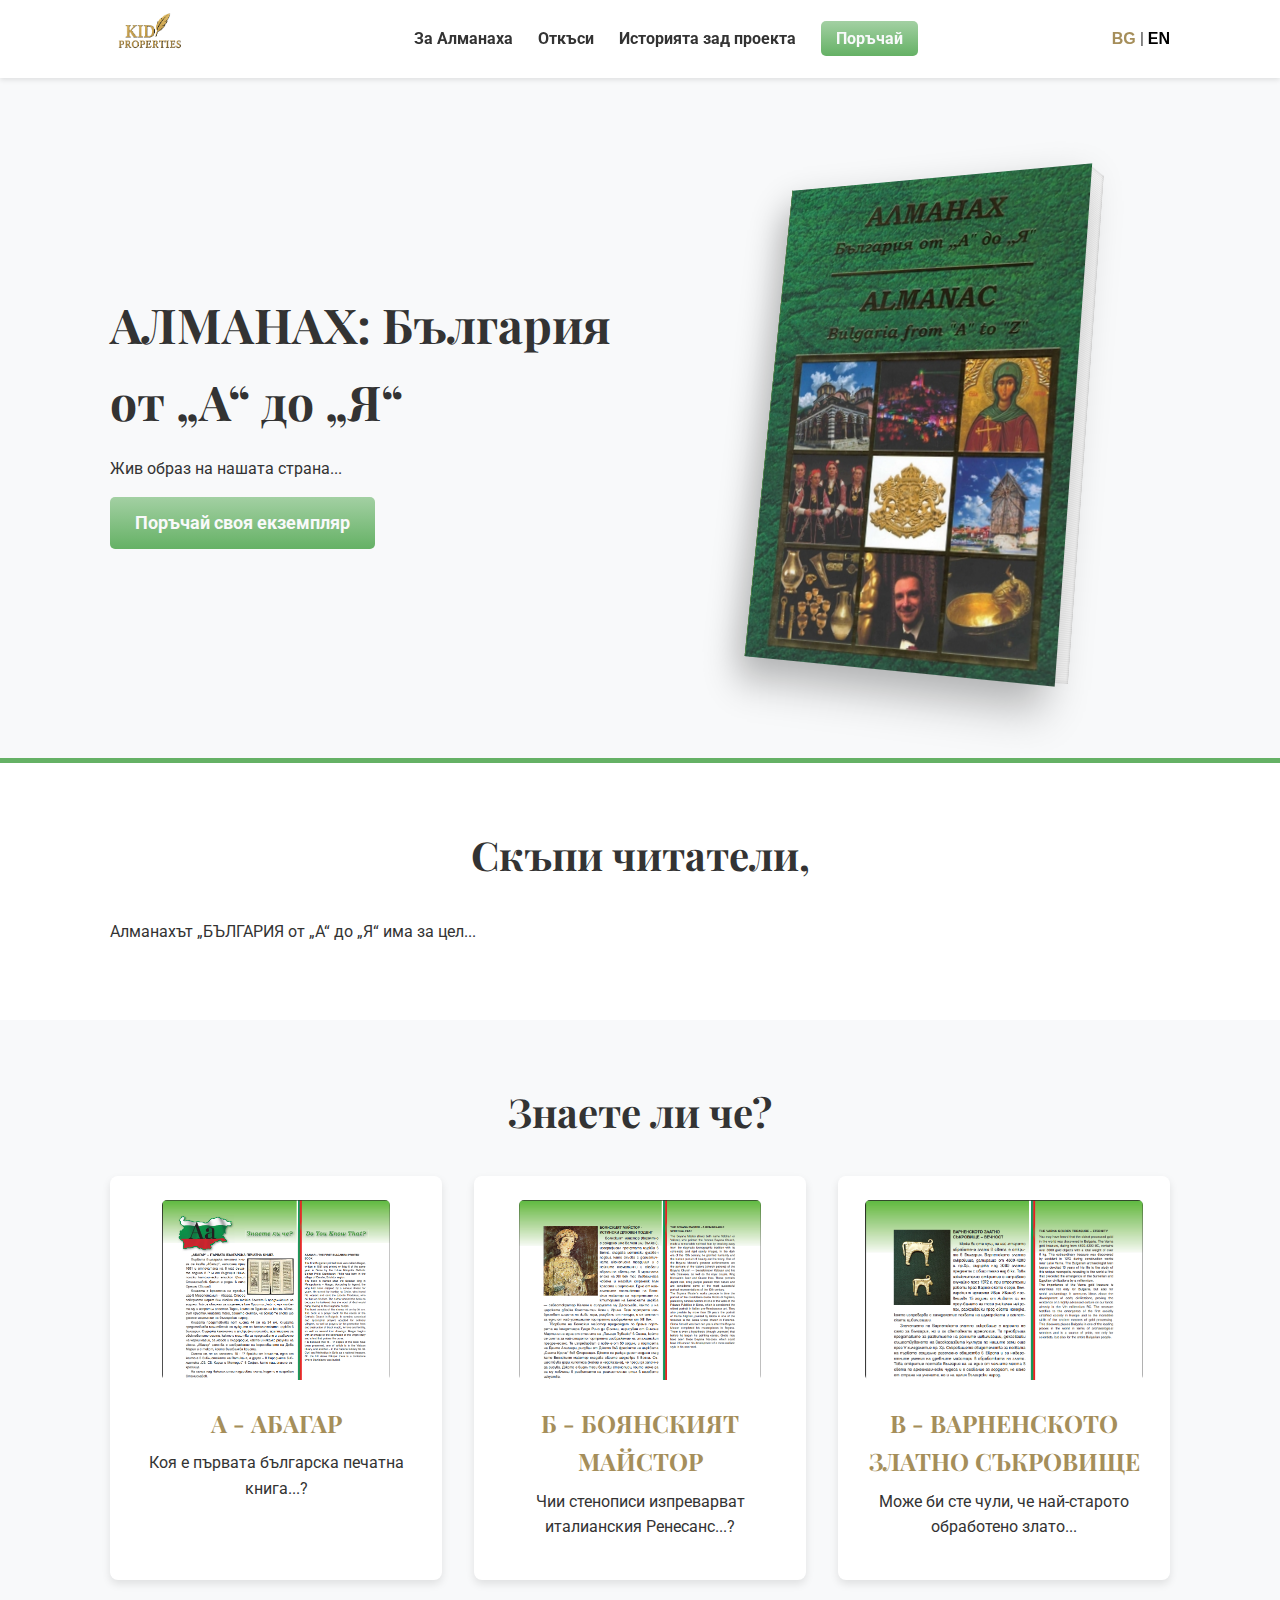
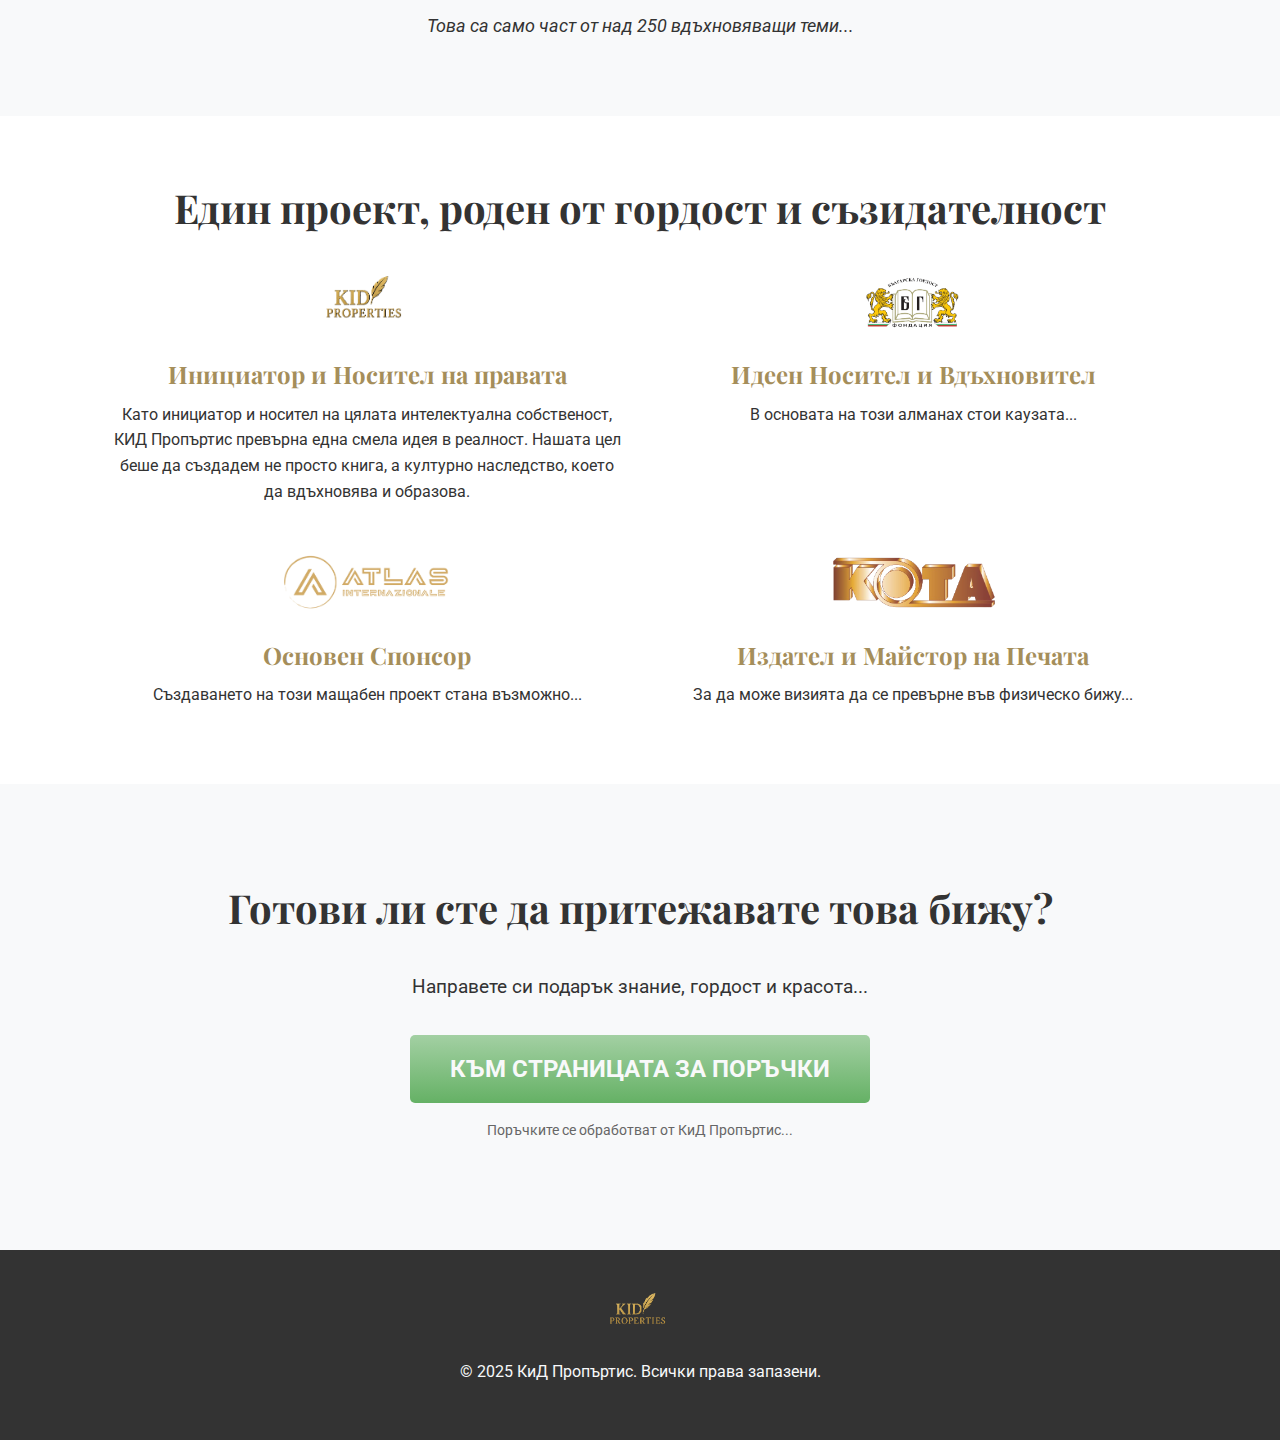
<file: index.html>
<!DOCTYPE html>
<html lang="bg">
<head>
    <meta charset="UTF-8">
    <meta name="viewport" content="width=device-width, initial-scale=1.0">
    <title>Алманах "България от А до Я" - Проект на КИД Пропъртис</title>
    <link rel="stylesheet" href="style.css">
    <link rel="preconnect" href="https://fonts.googleapis.com">
    <link rel="preconnect" href="https://fonts.gstatic.com" crossorigin>
    <link href="https://fonts.googleapis.com/css2?family=Playfair+Display:wght@700&family=Roboto:wght@400;700&display=swap" rel="stylesheet">
</head>
<body>

    <header>
        <div class="container header-content">
            <a href="https://адрес-на-кид-пропъртис.bg" class="logo">
                <img src="images/kid-properties-logo.png" alt="КИД Пропъртис Лого">
            </a>
            <nav>
                <ul>
                    <li><a href="#about" class="nav-link" data-lang-key="nav_about">За Алманаха</a></li>
                    <li><a href="#excerpts" class="nav-link" data-lang-key="nav_excerpts">Откъси</a></li>
                    <li><a href="#story" class="nav-link" data-lang-key="nav_story">Историята зад проекта</a></li>
                    <li><a href="#order-section" class="nav-link cta-button-nav" data-lang-key="nav_order">Поръчай</a></li>
                </ul>
            </nav>
            <div class="lang-switcher">
                <button id="lang-bg" class="active">BG</button>
                <span>|</span>
                <button id="lang-en">EN</button>
            </div>
        </div>
    </header>

    <main>
        <section id="hero">
            <div class="container">
                <div class="hero-content">
                    <div class="hero-text">
                        <h1 data-lang-key="hero_title">АЛМАНАХ: България от „А“ до „Я“</h1>
                        <p class="subtitle" data-lang-key="hero_subtitle">Жив образ на нашата страна, достоен за гордост и самочувствие.</p>
                        <a href="#order-section" class="cta-button" data-lang-key="hero_button">Разгледай и поръчай</a>
                    </div>
                    <div class="hero-image">
                       <div class="book-container">
                          <div class="book-cover">
                            <!-- Корицата вече е фон на този div -->
                          </div>
                       </div>
                    </div>
                </div>
            </div>
        </section>

        <!-- Секция ЗА АЛМАНАХА -->
        <section id="about" class="content-section">
            <div class="container">
                <h2 data-lang-key="about_title">Скъпи читатели,</h2>
                <p data-lang-key="about_text">Алманахът „БЪЛГАРИЯ от „А“ до „Я“ има за цел да представи България в цялата й културна, историческа, научна и природна уникалност, да запознае своите читатели с вдъхновяващи личности, впечатляващи достижения и богатството на българските традиции и дух. Чрез любопитни факти и интересни истории от миналото и настоящето, ще се опитаме да изградим жив образ на нашата страна, достоен за гордост и самочувствие. Този алманах е опит да покажем кои сме ние и какво сме дали на света.</p>
            </div>
        </section>

        <!-- Секция ОТКЪСИ -->
        <section id="excerpts" class="content-section-light">
            <div class="container">
                <h2 data-lang-key="excerpts_title">Знаете ли че?</h2>
                <div class="cards-container">
                    <div class="card">
                        <img src="images/abagar-page.png" alt="Страница за Абагар">
                        <h3 data-lang-key="card_a_title">А - АБАГАР</h3>
                        <p data-lang-key="card_a_text">Коя е първата българска печатна книга и защо е кръстена на древен цар, изцелен от Христос?</p>
                    </div>
                    <div class="card">
                        <img src="images/boyana-church.png" alt="Боянската църква">
                        <h3 data-lang-key="card_b_title">Б - БОЯНСКИЯТ МАЙСТОР</h3>
                        <p data-lang-key="card_b_text">Чии стенописи изпреварват италианския Ренесанс с десетилетия и се считат за предвестници на ново изкуство в Европа?</p>
                    </div>
                    <div class="card">
                        <img src="images/varna-sykroviste.png" alt="Варненското съкровище">
                        <h3 data-lang-key="card_v_title">В - ВАРНЕНСКОТО ЗЛАТНО СЪКРОВИЩЕ</h3>
                        <p data-lang-key="card_v_text">Може би сте чули, че най-старото обработено злато в света е открито в България и датира от 4600-4200 г. пр.Хр.!</p>
                    </div>
                </div>
                <p class="excerpts-footer" data-lang-key="excerpts_footer">Това са само част от над 250 вдъхновяващи теми. Открийте останалите!</p>
            </div>
        </section>
        
       <!-- Секция ИСТОРИЯТА ЗАД ПРОЕКТА -->
        <section id="story" class="content-section">
            <div class="container">
                <h2 data-lang-key="story_title">Един проект, роден от гордост и съзидателност</h2>
                <div class="partners-grid">
                    <div class="partner">
                        <img src="images/kid-properties-logo.png" alt="КИД Пропъртис" class="partner-logo">
                        <h3 data-lang-key="story_kid_title">Инициатор и Носител на правата</h3>
                        <p data-lang-key="story_kid_text">Като инициатор и носител на цялата интелектуална собственост, КИД Пропъртис превърна една смела идея в реалност. Нашата цел беше да създадем не просто книга, а културно наследство, което да вдъхновява и образова.</p>
                    </div>
                    <div class="partner">
                        <img src="images/pride-foundation-logo.png" alt="Фондация Българска гордост" class="partner-logo">
                        <h3 data-lang-key="story_pride_title">Идеен Носител и Вдъхновител</h3>
                        <p data-lang-key="story_pride_text">В основата на този алманах стои каузата на Фондация „Българска гордост“ – да съхрани и популяризира най-светлите моменти от нашата история и да възроди националното самочувствие.</p>
                    </div>
                    <div class="partner">
                        <img src="images/atlas-logo.png" alt="Атлас Интернационале" class="partner-logo">
                        <h3 data-lang-key="story_atlas_title">Основен Спонсор</h3>
                        <p data-lang-key="story_atlas_text">Създаването на този мащабен проект стана възможно благодарение на щедрата подкрепа на фирма „АТЛАС ИНТЕРНАЦИОНАЛЕ“, която повярва в каузата и инвестира в съхранението на българската памет.</p>
                    </div>
                     <div class="partner">
                        <img src="images/kota-logo.png" alt="Издателство КОТА" class="partner-logo">
                        <h3 data-lang-key="story_kota_title">Издател и Майстор на Печата</h3>
                        <p data-lang-key="story_kota_text">За да може визията да се превърне във физическо бижу, се погрижиха от издателство КОТА. Тяхната експертиза и прецизност в печата гарантират, че всеки екземпляр на алманаха е произведение на изкуството.</p>
                    </div>
                </div>
            </div>
        </section>

        <section id="order-section" class="content-section-light">
            <div class="container order-container">
                <h2 data-lang-key="order_title_new">Готови ли сте да притежавате това бижу?</h2>
                <p class="order-subtitle" data-lang-key="order_subtitle_new">
                    Направете си подарък знание, гордост и красота. Всяка страница е пътешествие.
                </p>
                <a href="order-page.html" class="cta-button large-button" data-lang-key="order_button_new">КЪМ СТРАНИЦАТА ЗА ПОРЪЧКИ</a>
                <p class="form-footer" data-lang-key="form_footer">
                    Поръчките се обработват от КИД Пропъртис. Благодарим ви, че подкрепяте българската култура!
                </p>
            </div>
        </section>
    </main>

    <footer>
        <div class="container">
            <div class="footer-main">
                <img src="images/kid-properties-logo.png" alt="КИД Пропъртис Лого" class="footer-logo">
                <p data-lang-key="footer_copyright">© 2025 КИД Пропъртис. Всички права запазени.</p>
            </div>
         </div>
    </footer>

    <script src="script.js"></script>
</body>
</html>
</file>
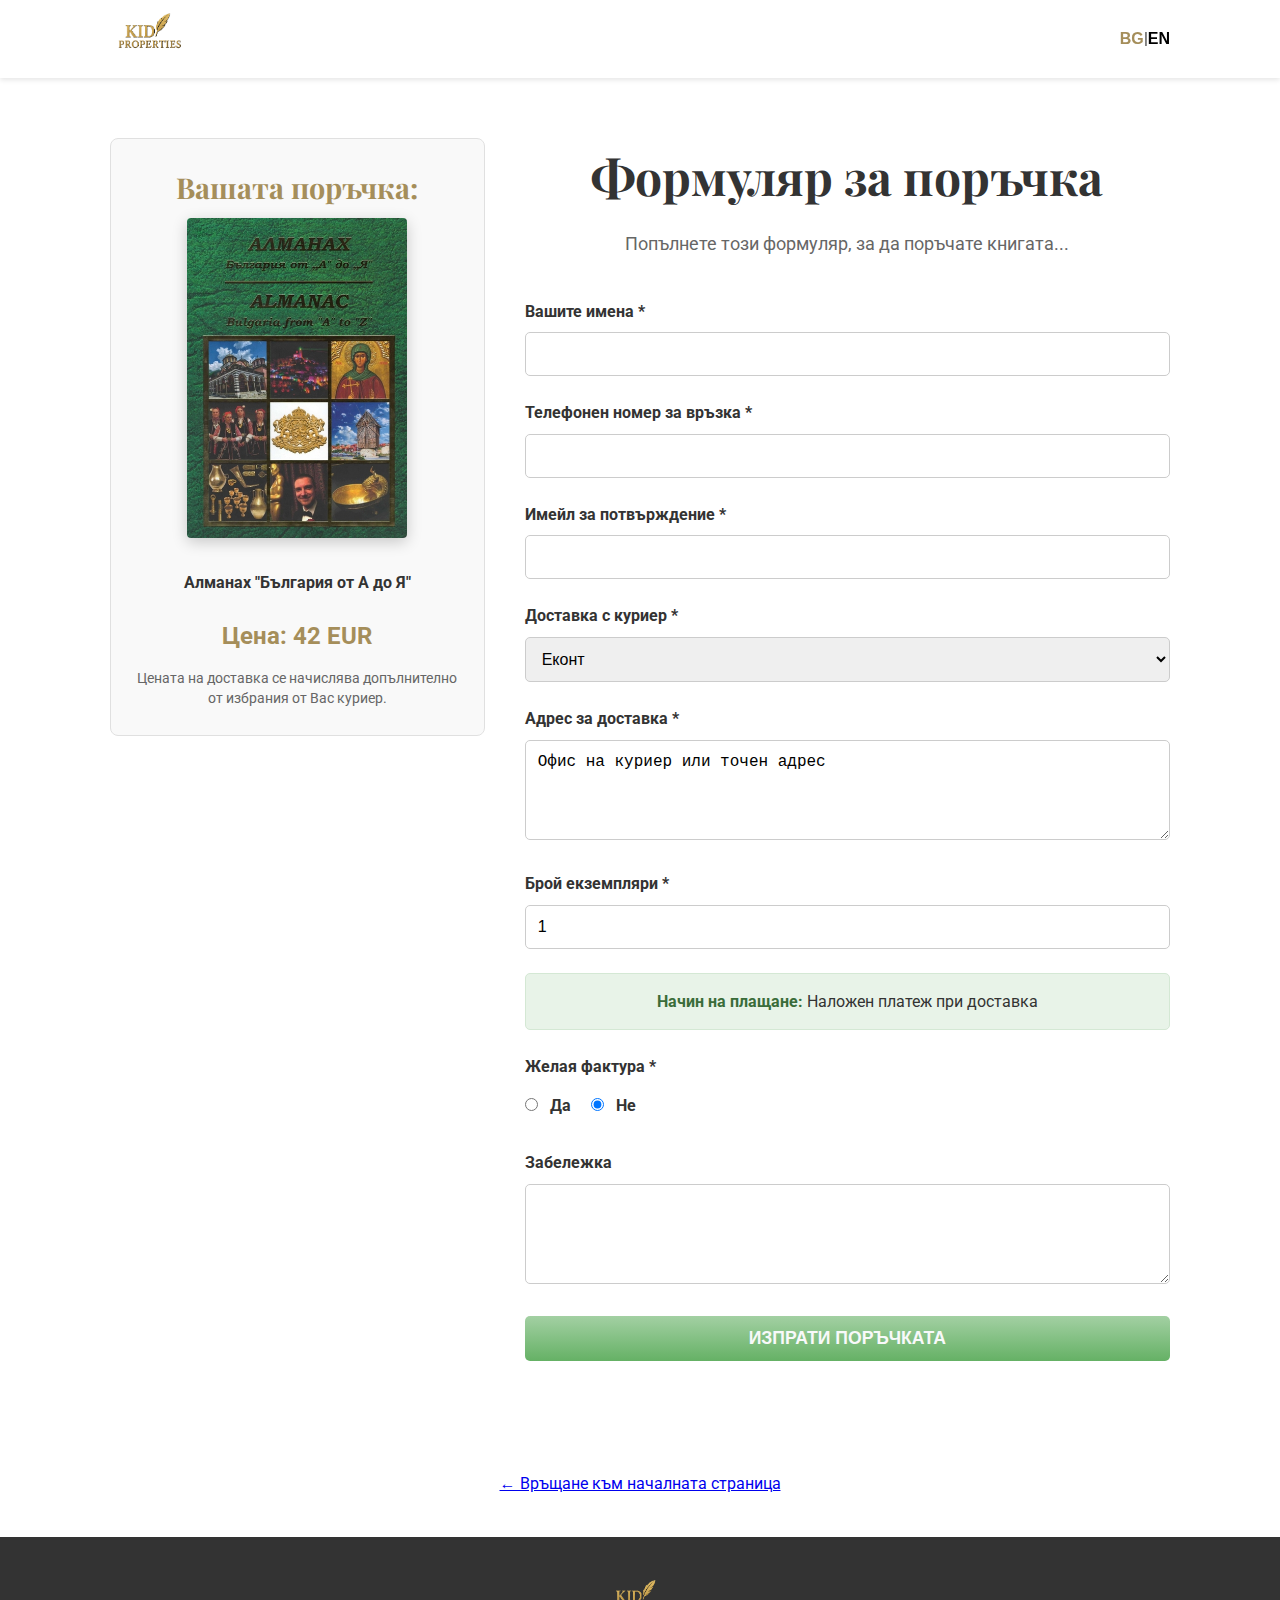
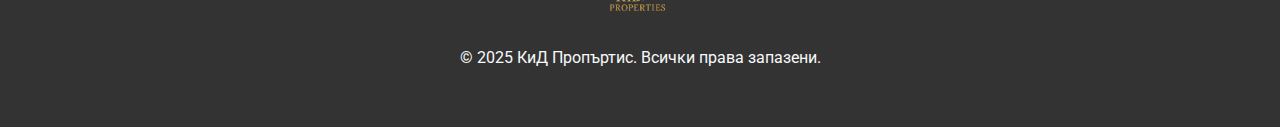
<file: order-page.html>
<!DOCTYPE html>
<html lang="bg">
<head>
    <meta charset="UTF-8">
    <meta name="viewport" content="width=device-width, initial-scale=1.0">
    <!-- Мета таговете ще се управляват от script.js -->
    <title></title> 
    <meta id="meta-description" name="description" content="">
    <meta id="meta-keywords" name="keywords" content="">

    <link rel="stylesheet" href="style.css">
    <link rel="preconnect" href="https://fonts.googleapis.com">
    <link rel="preconnect" href="https://fonts.gstatic.com" crossorigin>
    <link href="https://fonts.googleapis.com/css2?family=Playfair+Display:wght@700&family=Roboto:wght@400;700&display=swap" rel="stylesheet">
    <style>
/* --- НОВИ, ПОДОБРЕНИ СТИЛОВЕ ЗА СТРАНИЦАТА ЗА ПОРЪЧКИ --- */
.order-page-wrapper { display: flex; max-width: 1100px; margin: 40px auto; gap: 40px; padding: 20px; align-items: flex-start; }
.order-summary { flex: 1; min-width: 320px; background: #f9f9f9; padding: 25px; border-radius: 8px; text-align: center; position: sticky; top: 100px; border: 1px solid #e0e0e0; }
.order-summary img { max-width: 220px; border-radius: 4px; box-shadow: 0 4px 15px rgba(0,0,0,0.2); margin-bottom: 1.5rem; }
.order-summary h3 { font-size: 1.8rem; }
.order-summary .price { font-size: 1.5rem; color: var(--gold-color); font-weight: bold; }

.order-form-container { flex: 2; }
.order-form-container h1 { text-align: center; }
.form-description { text-align: center; margin-bottom: 2.5rem; color: #666; font-size: 1.1rem; }

/* --- ОСНОВНИ СТИЛОВЕ ЗА ФОРМАТА --- */
#order-form .form-group {
    margin-bottom: 1.5rem; /* Увеличава разстоянието между полетата */
}

#order-form label {
    display: block; /* Поставя етикета НАД полето */
    font-weight: bold;
    margin-bottom: 0.5rem; /* Разстояние между етикета и полето */
    color: #333;
}

#order-form input[type="text"],
#order-form input[type="tel"],
#order-form input[type="email"],
#order-form input[type="number"],
#order-form textarea,
#order-form select {
    width: 100%;
    padding: 12px; /* Увеличава вътрешното отстояние */
    font-size: 1rem;
    border: 1px solid #ccc;
    border-radius: 5px;
    transition: border-color 0.3s, box-shadow 0.3s;
}

#order-form input:focus,
#order-form textarea:focus,
#order-form select:focus {
    outline: none;
    border-color: var(--gold-color); /* Златист акцент при клик */
    box-shadow: 0 0 5px rgba(165, 142, 90, 0.5); /* Лека сянка */
}

#order-form textarea {
    min-height: 100px; /* Увеличава височината на полето за адрес */
    resize: vertical;
}

.payment-info { background: #e8f3e8; padding: 15px; border-radius: 5px; margin-bottom: 1.5rem; text-align: center; border: 1px solid #d4e8d4;}
.payment-info p { margin: 0; }
.payment-info strong { color: #3a6c3a; }

.radio-group {
    display: flex;
    align-items: center;
    padding-top: 5px;
}
.radio-group label {
    font-weight: normal; /* Маха удебеляването */
    margin-right: 20px;
    margin-bottom: 0;
    display: flex;
    align-items: center;
    cursor: pointer;
}
.radio-group input[type="radio"] {
    margin-right: 8px;
}

#form-status { margin-top: 1.5rem; font-weight: bold; text-align: center; font-size: 1.1rem; min-height: 1.5em; }
.back-link-container { text-align: center; margin-bottom: 40px; }

@media (max-width: 860px) { 
    .order-page-wrapper { flex-direction: column; } 
    .order-summary { position: static; width: 100%; margin-bottom: 2rem; } 
}
.price-container {
    margin-top: 1.5rem; /* Добавя малко отстояние отгоре */
    line-height: 1.4;   /* Подобрява четимостта */
}
.delivery-note {
    display: block;     /* Поставя текста на нов ред */
    font-size: 0.9em;   /* Прави шрифта по-малък */
    color: #666;       /* Прави цвета по-малко натрапчив */
    font-weight: normal;
    margin-top: 5px;    /* Малко разстояние от цената */
}


    </style>
</head>
<body>
    <header>
        <div class="container header-content">
            <a href="index.html" class="logo"><img src="images/kid-properties-logo.png" alt="КИД Пропъртис Лого"></a>
            <div class="lang-switcher">
                <button id="lang-bg">BG</button><span>|</span><button id="lang-en">EN</button>
            </div>
        </div>
    </header>

    <main>
        <div class="order-page-wrapper">
            <aside class="order-summary">
                <h3 data-lang-key="order_summary_title">Вашата поръчка:</h3>
                <img src="images/almanac-cover.png" alt="Корица на Алманах">
                <h4>Алманах "България от А до Я"</h4>
                <div class="price-container">
                  <p class="price" data-lang-key="order_price"></p>
                   <small class="delivery-note" data-lang-key="delivery_note"></small>
                </div>
            </aside>

            <div class="order-form-container">
                <h1 data-lang-key="order_page_title">Формуляр за поръчка</h1>
                <p class="form-description" data-lang-key="form_desc"></p>
                
                <form id="order-form">
                    <div class="form-group"><label for="names" data-lang-key="form_names"></label><input type="text" id="names" name="names" required></div>
                    <div class="form-group"><label for="phone" data-lang-key="form_phone"></label><input type="tel" id="phone" name="phone" required></div>
                    <div class="form-group"><label for="email" data-lang-key="form_email"></label><input type="email" id="email" name="email" required></div>
                    <div class="form-group"><label for="courier" data-lang-key="form_courier"></label><select id="courier" name="courier" required><option value="Еконт">Еконт</option><option value="Спиди">Спиди</option></select></div>
                    <div class="form-group"><label for="address" data-lang-key="form_address"></label><textarea id="address" name="address" rows="3" required data-lang-key="form_address_placeholder"></textarea></div>
                    <div class="form-group"><label for="quantity" data-lang-key="form_quantity"></label><input type="number" id="quantity" name="quantity" min="1" value="1" required></div>
                    <div class="payment-info"><p><strong data-lang-key="form_payment_info"></strong> <span data-lang-key="form_payment_value"></span></p></div>
                    <div class="form-group"><label data-lang-key="form_invoice"></label><div class="radio-group"><label><input type="radio" name="invoice" value="Да"> <span data-lang-key="form_invoice_yes"></span></label><label><input type="radio" name="invoice" value="Не" checked> <span data-lang-key="form_invoice_no"></span></label></div></div>
                    <div class="form-group"><label for="note" data-lang-key="form_note"></label><textarea id="note" name="note" rows="2"></textarea></div>
                    
                    <input type="hidden" name="payment" value="Наложен платеж при доставка">
                    
                    <button type="submit" class="cta-button" style="width:100%;" data-lang-key="form_button"></button>
                    <div id="form-status"></div>
                </form>
            </div>
        </div>
        <div class="back-link-container"><a href="index.html" class="back-link" data-lang-key="back_link"></a></div>
    </main>

     <footer>
        <div class="container">
            <div class="footer-main">
                <img src="images/kid-properties-logo.png" alt="КиД Пропъртис Лого" class="footer-logo">
                <p data-lang-key="footer_copyright">© 2025 КиД Пропъртис. Всички права запазени.</p>
            </div>
         </div>
    </footer>
    
    <!-- Зареждаме ОБЩИЯ script.js -->
    <script src="script.js"></script>
  
</body>
</html>
</file>
<file: style.css>
/* --- Global Styles & Variables --- */
:root {
    --green-gradient: linear-gradient(to top, #65b165, #a3d0a3);
    --gold-color: #a58e5a;
    --dark-text: #333;
    --light-text: #f8f9fa;
    --background-light: #f8f9fa;
    --background-white: #ffffff;
    --font-primary: 'Playfair Display', serif;
    --font-secondary: 'Roboto', sans-serif;
}

* {
    box-sizing: border-box;
    margin: 0;
    padding: 0;
}

html {
    scroll-behavior: smooth;
}

body {
    font-family: var(--font-secondary);
    color: var(--dark-text);
    line-height: 1.6;
}

.container {
    max-width: 1100px;
    margin: 0 auto;
    padding: 0 20px;
}

h1, h2, h3 {
    font-family: var(--font-primary);
    color: var(--dark-text);
}

h1 { font-size: 3rem; margin-bottom: 1rem; }
h2 { font-size: 2.5rem; text-align: center; margin-bottom: 2rem; }
h3 { font-size: 1.5rem; margin-bottom: 0.5rem; color: var(--gold-color); }
p { margin-bottom: 1rem; }

.cta-button {
    display: inline-block;
    padding: 12px 25px;
    background: var(--green-gradient);
    color: var(--light-text);
    border: none;
    border-radius: 5px;
    font-weight: bold;
    text-decoration: none;
    cursor: pointer;
    transition: transform 0.3s ease;
    font-size: 1.1rem;
}

.cta-button:hover {
    transform: scale(1.05);
}

/* --- Header & Navigation --- */
header {
    background: var(--background-white);
    box-shadow: 0 2px 5px rgba(0,0,0,0.1);
    position: sticky;
    top: 0;
    z-index: 1000;
}

.header-content {
    display: flex;
    justify-content: space-between;
    align-items: center;
    padding: 10px 20px;
}

.logo img { height: 50px; }
nav ul { list-style: none; display: flex; }
nav ul li { margin-left: 25px; }
nav ul li a {
    text-decoration: none;
    color: var(--dark-text);
    font-weight: bold;
    padding-bottom: 5px;
    border-bottom: 2px solid transparent;
    transition: border-color 0.3s;
}
nav ul li a:hover {
    border-color: var(--gold-color);
}

.lang-switcher button {
    background: none;
    border: none;
    font-size: 1rem;
    cursor: pointer;
    font-weight: bold;
}
.lang-switcher button.active {
    color: var(--gold-color);
}

/* --- Hero Section --- */
#hero {
    background: var(--background-light);
    padding: 50px 0;
    border-bottom: 5px solid;
    border-image: var(--green-gradient) 1;
}

.hero-content {
    display: flex;
    align-items: center;
    justify-content: space-between;
}

.hero-text {
    flex: 1;
    padding-right: 2rem;
}

.hero-image {
    flex: 1;
    text-align: center;
}

/* --- ПОДОБРЕНИ СТИЛОВЕ ЗА 3D КНИГА --- */
.hero-image {
    perspective: 1500px;
}

.book-container {
    width: 350px;
    height: 500px;
    position: relative;
    transform-style: preserve-3d;
    transform: rotateY(-30deg) rotateX(10deg); /* Леко променен ъгъл за по-добра видимост */
    transition: transform 0.5s ease-in-out;
    cursor: pointer;
    margin: 40px auto; /* Добавено отстояние отгоре за по-добра сянка */
}

.book-container:hover {
    transform: rotateY(-20deg) rotateX(5deg) scale(1.05);
}

.book-cover {
    width: 100%;
    height: 100%;
    position: absolute;
    transform-style: preserve-3d;
    background-image: url('images/almanac-cover.png');
    background-size: cover;
    background-position: center;
    /* По-мека и разсеяна сянка */
    box-shadow: -10px 20px 40px rgba(0,0,0,0.3);
}

/* Стил за страниците (отстрани) - С ПОДОБРЕН КОНТРАСТ */
.book-cover::before {
    content: '';
    position: absolute;
    top: 3px;
    left: 100%; /* Променено от right: 0. Позиционираме го плътно до десния ръб. */
    width: 30px;
    height: calc(100% - 6px);
    background: repeating-linear-gradient(to bottom, #f9f9f9, #f9f9f9 1px, #eee 1px, #eee 2px);
    transform-origin: left; /* Променено от right. Завъртаме около левия ръб. */
    transform: rotateY(90deg); /* Опростена трансформация. */
    /* Сянката е обърната, за да е от вътрешната страна след новата ротация */
    box-shadow: inset -2px 0 5px rgba(0, 0, 0, 0.15);
}

/* Стил за гръбчето на книгата - С КОРЕКЦИЯ НА ПОЗИЦИЯТА */
.book-cover::after {
    content: '';
    position: absolute;
    top: 0;
    left: 0;
    width: 32px; /* Леко по-широк, за да покрие разминаването */
    height: 100%;
    /* По-реалистичен градиент за гръбчето */
    background: linear-gradient(to right, #3a6c3a, #4a7c4a);
    transform-origin: left;
    transform: rotateY(-90deg) translateX(-30px); /* Променен ред на трансформациите */
}

/* --- Content Sections --- */
.content-section {
    padding: 60px 0;
    background: var(--background-white);
}

.content-section-light {
    padding: 60px 0;
    background: var(--background-light);
}

/* --- Excerpts/Cards Section --- */
.cards-container {
    display: flex;
    justify-content: space-around;
    gap: 2rem;
    margin-bottom: 2rem;
}

.card {
    background: var(--background-white);
    box-shadow: 0 4px 8px rgba(0,0,0,0.1);
    border-radius: 8px;
    padding: 1.5rem;
    text-align: center;
    flex: 1;
    transition: transform 0.3s, box-shadow 0.3s;
}
.card:hover {
    transform: translateY(-10px);
    box-shadow: 0 8px 16px rgba(0,0,0,0.2);
}
.card img {
    max-width: 100%;
    height: 180px;
    object-fit: cover;
    border-radius: 5px;
    margin-bottom: 1rem;
}

.excerpts-footer {
    text-align: center;
    margin-top: 2rem;
    font-style: italic;
    font-size: 1.1rem;
}

/* --- Story/Partners Section --- */
.partners-grid {
    display: grid;
    grid-template-columns: repeat(2, 1fr);
    gap: 2rem;
}

.partner {
    text-align: center;
}

.partner-logo {
    height: 60px;
    margin-bottom: 1rem;
}

/* --- Order Form Section --- */




.form-footer {
    text-align: center;
    margin-top: 1rem;
    font-size: 0.9rem;
    color: #666;
}

/* --- Footer --- */
footer {
    background: #333;
    color: var(--light-text);
    padding: 40px 0;
    text-align: center;
}

.footer-logo {
    height: 40px;
    margin-bottom: 1rem;
}

.footer-partners {
    margin-top: 2rem;
    padding-top: 2rem;
    border-top: 1px solid #555;
}

.partner-logos-footer {
    display: flex;
    justify-content: center;
    align-items: center;
    gap: 2rem;
    margin-top: 1rem;
}
.partner-logos-footer img {
    height: 40px;
    filter: grayscale(100%) brightness(200%);
}

/* --- Нови стилове за бутона в навигацията --- */
.cta-button-nav {
    padding: 8px 15px !important;
    background: var(--green-gradient);
    color: var(--light-text) !important;
    border-radius: 5px;
    font-weight: bold;
    text-decoration: none;
    cursor: pointer;
    transition: transform 0.3s ease;
    border-bottom: none !important;
}

.cta-button-nav:hover {
    transform: scale(1.05);
}


/* --- Нови стилове за секцията за поръчки --- */
#order-section .order-container {
    text-align: center;
    padding: 2rem;
}

#order-section .order-subtitle {
    font-size: 1.2rem;
    max-width: 600px;
    margin: 0 auto 2rem auto;
}

#order-section .large-button {
    font-size: 1.5rem;
    padding: 15px 40px;
}

/* --- ФИНАЛНИ СТИЛОВЕ ЗА ФУТЪРА --- */
/* --- НОВИ, ОПРОСТЕНИ СТИЛОВЕ ЗА ФУТЪРА --- */
footer {
    background: #333;
    color: #f8f9fa; /* Бял цвят за текста */
    padding: 40px 0;
    text-align: center;
}

.footer-logo {
    height: 45px;
    margin-bottom: 1rem;
    /* Без филтри, логото се показва в оригиналния си вид */
}
</file>
